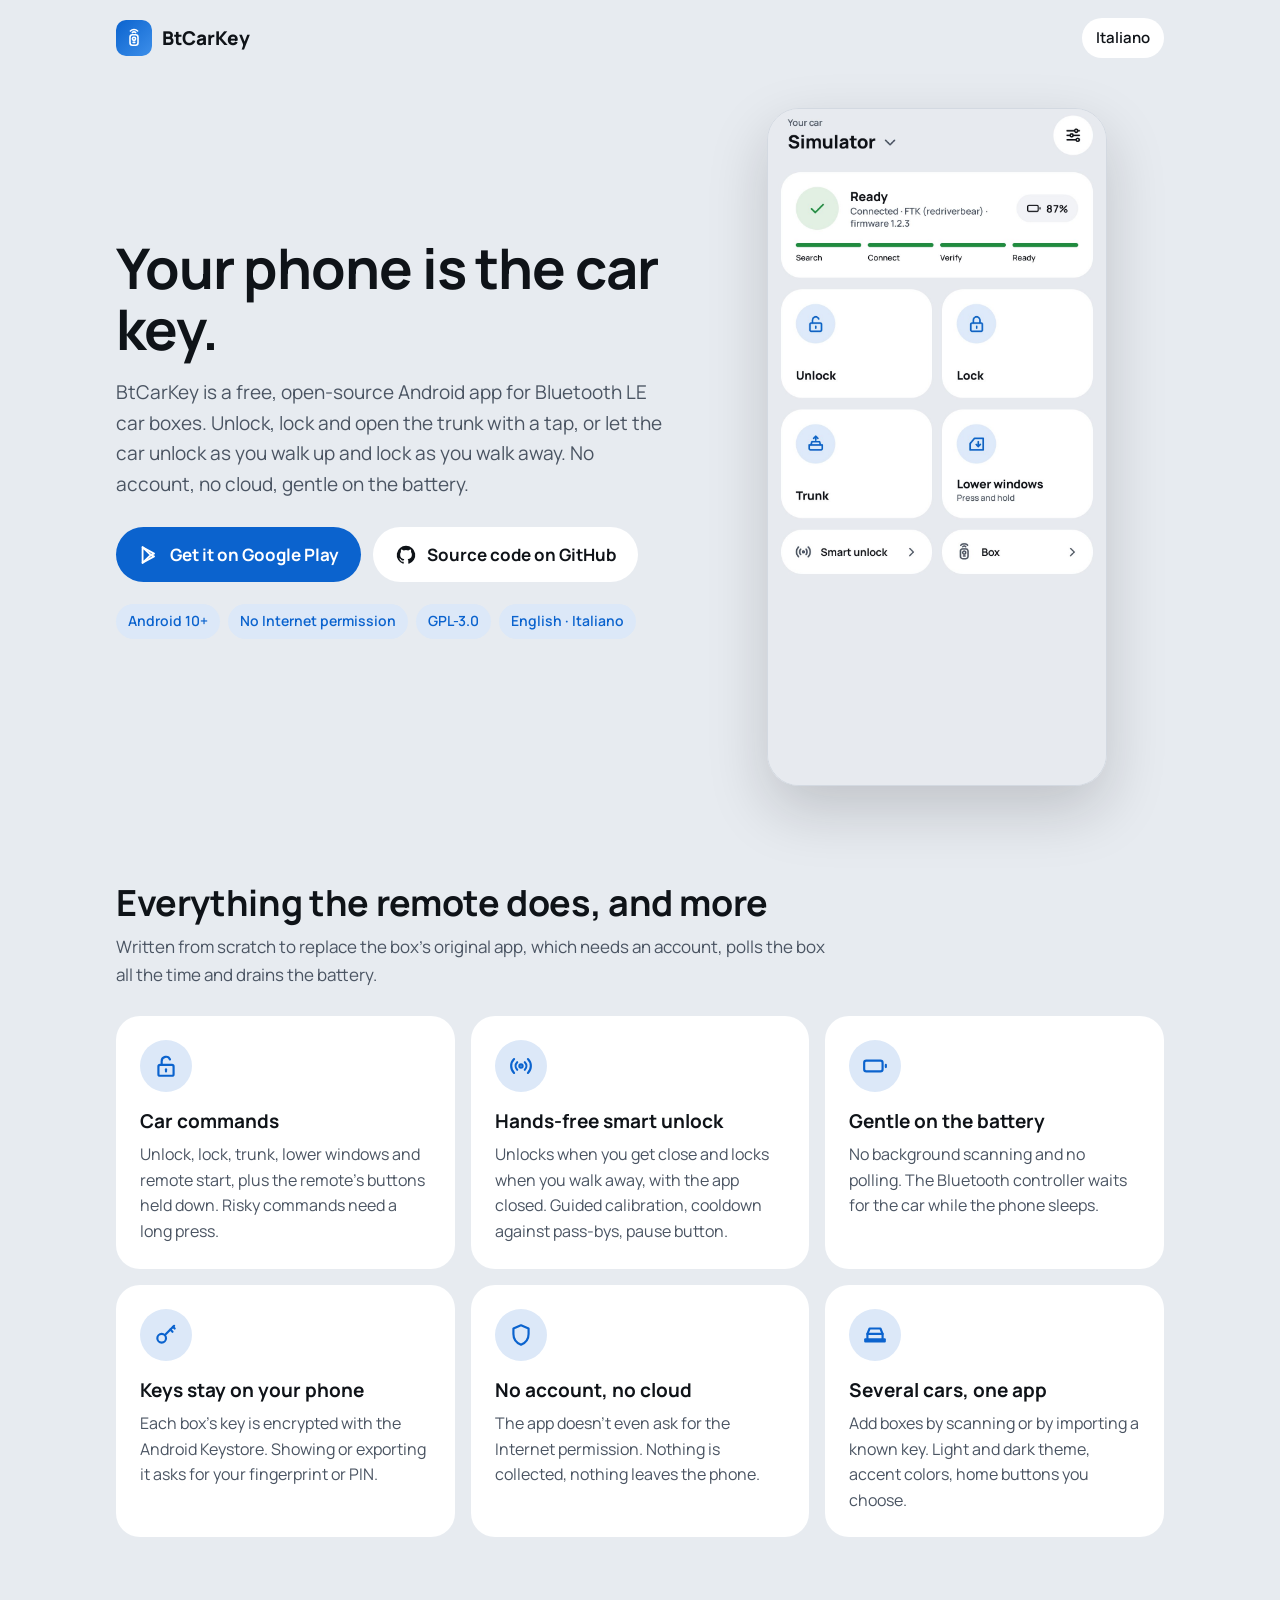
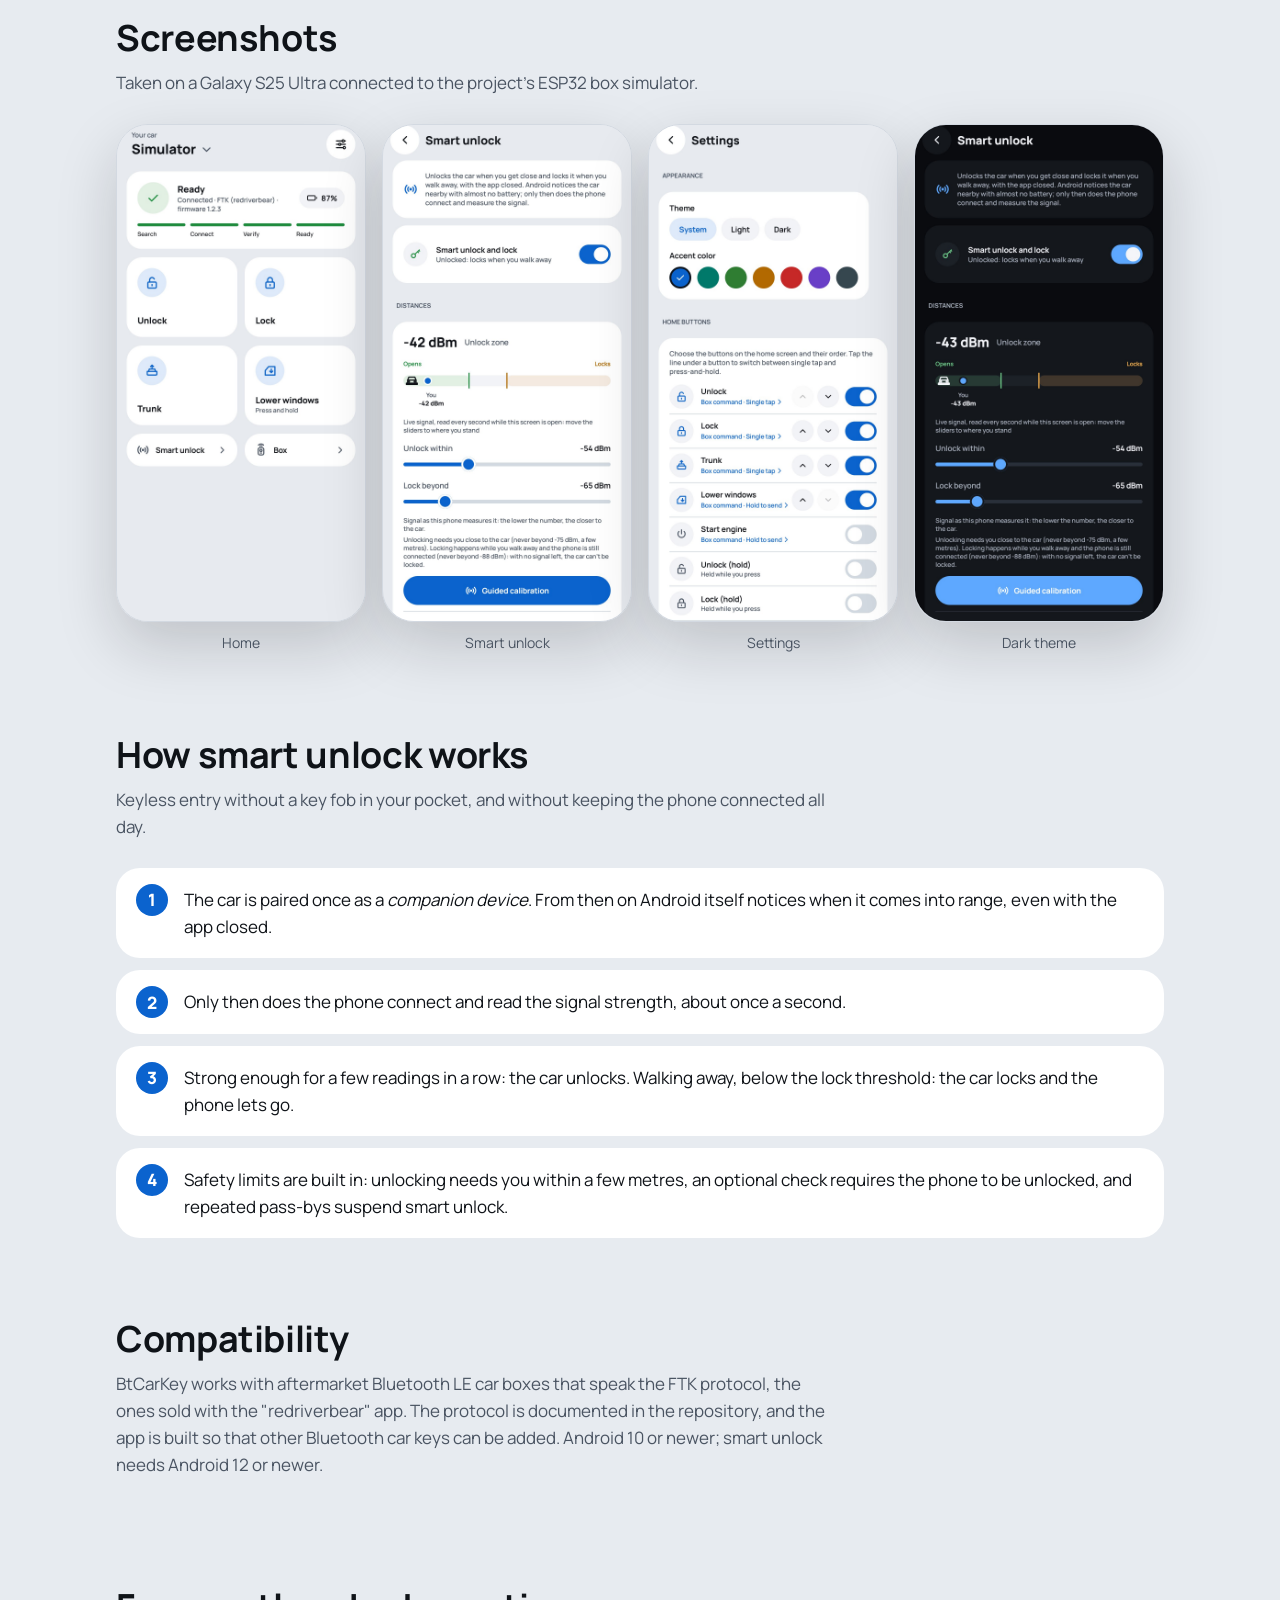
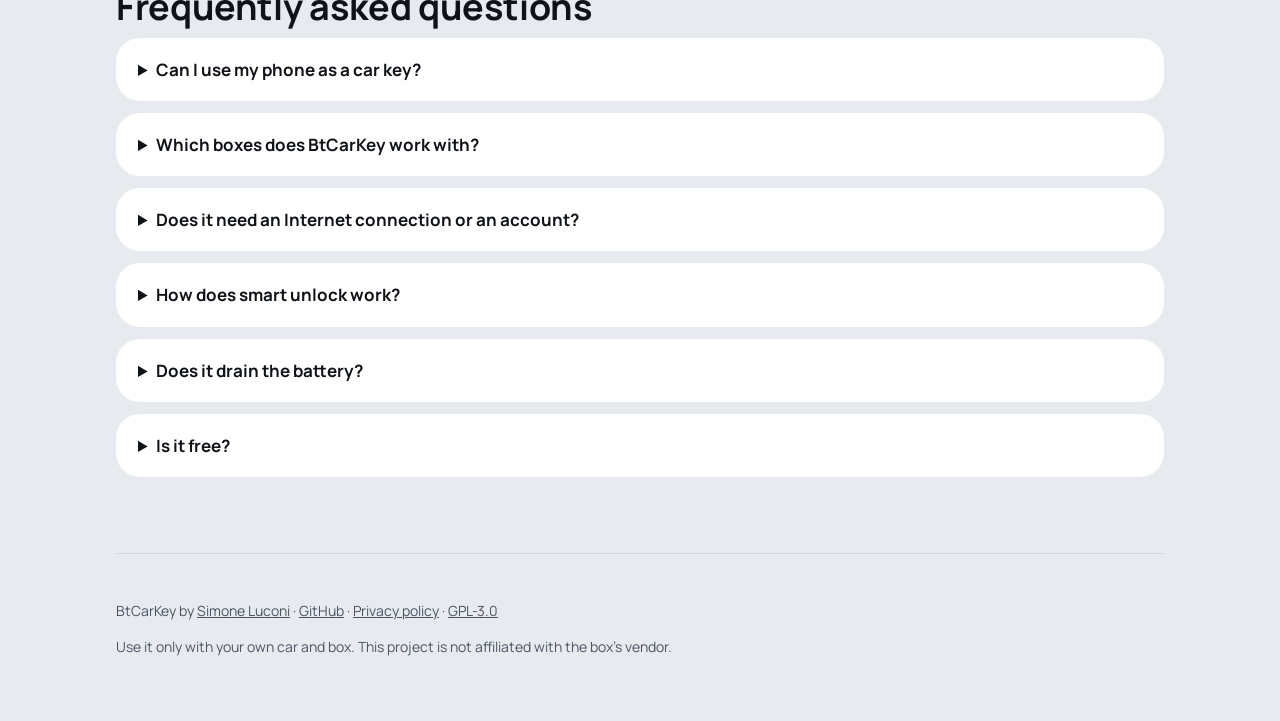
<file: docs/index.html>
<!doctype html>
<html lang="en">
<head>
  <meta charset="utf-8">
  <meta name="viewport" content="width=device-width, initial-scale=1">
  <title>BtCarKey – Your phone as a Bluetooth car key (Android, open source)</title>
  <meta name="description" content="Free, open-source Android app that turns your phone into a Bluetooth LE car key: unlock, lock, trunk and hands-free proximity unlock. No account, no cloud, battery friendly.">
  <link rel="canonical" href="https://simoneluconi.github.io/BtCarKey/">
  <link rel="alternate" hreflang="en" href="https://simoneluconi.github.io/BtCarKey/">
  <link rel="alternate" hreflang="it" href="https://simoneluconi.github.io/BtCarKey/it/">
  <link rel="alternate" hreflang="x-default" href="https://simoneluconi.github.io/BtCarKey/">
  <meta name="theme-color" content="#0B63CE">
  <link rel="icon" href="icon.svg" type="image/svg+xml">
  <link rel="apple-touch-icon" href="icon-512.png">

  <meta property="og:type" content="website">
  <meta property="og:site_name" content="BtCarKey">
  <meta property="og:title" content="BtCarKey – Your phone as a Bluetooth car key">
  <meta property="og:description" content="Unlock, lock and open the trunk from your phone, or let the car unlock as you walk up. Open source, no account, no cloud.">
  <meta property="og:url" content="https://simoneluconi.github.io/BtCarKey/">
  <meta property="og:image" content="https://simoneluconi.github.io/BtCarKey/social-preview.png">
  <meta property="og:image:width" content="1280">
  <meta property="og:image:height" content="640">
  <meta property="og:locale" content="en_US">
  <meta property="og:locale:alternate" content="it_IT">
  <meta name="twitter:card" content="summary_large_image">

  <link rel="preconnect" href="https://fonts.googleapis.com">
  <link rel="preconnect" href="https://fonts.gstatic.com" crossorigin>
  <link href="https://fonts.googleapis.com/css2?family=Manrope:wght@400;600;700;800&display=swap" rel="stylesheet">
  <link rel="stylesheet" href="style.css">

  <script type="application/ld+json">
  {
    "@context": "https://schema.org",
    "@type": "SoftwareApplication",
    "name": "BtCarKey",
    "description": "Open-source Android app that turns the phone into a Bluetooth LE car key for aftermarket keyless car boxes: unlock, lock, trunk, remote start and hands-free proximity unlock.",
    "operatingSystem": "Android 10+",
    "applicationCategory": "UtilitiesApplication",
    "url": "https://simoneluconi.github.io/BtCarKey/",
    "downloadUrl": "https://play.google.com/store/apps/details?id=com.simoneluconi.btcarkey",
    "codeRepository": "https://github.com/simoneluconi/BtCarKey",
    "license": "https://www.gnu.org/licenses/gpl-3.0.html",
    "inLanguage": ["en", "it"],
    "image": "https://simoneluconi.github.io/BtCarKey/icon-512.png",
    "screenshot": "https://simoneluconi.github.io/BtCarKey/screenshots/home.jpg",
    "author": { "@type": "Person", "name": "Simone Luconi", "url": "https://github.com/simoneluconi" },
    "offers": { "@type": "Offer", "price": "0", "priceCurrency": "EUR" }
  }
  </script>
  <script type="application/ld+json">
  {
    "@context": "https://schema.org",
    "@type": "FAQPage",
    "mainEntity": [
      { "@type": "Question", "name": "Can I use my phone as a car key?",
        "acceptedAnswer": { "@type": "Answer", "text": "Yes, if the car has a Bluetooth LE keyless box installed. BtCarKey talks to the box directly over Bluetooth Low Energy and sends the same commands as the remote: unlock, lock, trunk, windows and remote start." } },
      { "@type": "Question", "name": "Which boxes does BtCarKey work with?",
        "acceptedAnswer": { "@type": "Answer", "text": "Today it supports the FTK protocol, used by the aftermarket car boxes sold with the \"redriverbear\" app. The app is built around a protocol interface, so other Bluetooth car keys can be added." } },
      { "@type": "Question", "name": "Does it need an Internet connection or an account?",
        "acceptedAnswer": { "@type": "Answer", "text": "No. BtCarKey does not even request the Internet permission: there is no account, no cloud and no tracking. The keys stay on the phone, encrypted with the Android Keystore." } },
      { "@type": "Question", "name": "How does smart unlock work?",
        "acceptedAnswer": { "@type": "Answer", "text": "Android notices the car in range with its own low-power scanning, even with the app closed. Only then does the phone connect and read the signal strength: it unlocks when you are close and locks when you walk away." } },
      { "@type": "Question", "name": "Does it drain the battery?",
        "acceptedAnswer": { "@type": "Answer", "text": "No. There is no background scanning and no polling. Waiting for the car is left to the Bluetooth controller, and smart unlock only works for the few minutes you are near the car." } },
      { "@type": "Question", "name": "Is it free?",
        "acceptedAnswer": { "@type": "Answer", "text": "Yes. BtCarKey is free and open source under the GNU GPL v3, with no ads." } }
    ]
  }
  </script>
</head>
<body>
  <div class="wrap">
    <header class="top">
      <a class="brand" href="./"><img src="icon.svg" alt="" width="36" height="36">BtCarKey</a>
      <a class="lang" href="it/" hreflang="it" lang="it">Italiano</a>
    </header>

    <main>
      <div class="hero">
        <div>
          <h1>Your phone is the car key.</h1>
          <p class="lead">BtCarKey is a free, open-source Android app for Bluetooth LE car boxes. Unlock, lock and open the trunk with a tap, or let the car unlock as you walk up and lock as you walk away. No account, no cloud, gentle on the battery.</p>
          <div class="ctas">
            <a class="btn primary" href="https://play.google.com/store/apps/details?id=com.simoneluconi.btcarkey">
              <svg viewBox="0 0 24 24" fill="none" stroke="currentColor" stroke-width="2" stroke-linecap="round" stroke-linejoin="round"><path d="M5 3.5v17l9-8.5z"/><path d="M5 3.5l12.5 7L14 12"/><path d="M5 20.5l12.5-7L14 12"/></svg>
              Get it on Google Play
            </a>
            <a class="btn ghost" href="https://github.com/simoneluconi/BtCarKey">
              <svg viewBox="0 0 24 24" fill="currentColor"><path d="M12 2a10 10 0 0 0-3.2 19.5c.5.1.7-.2.7-.5v-1.7c-2.8.6-3.4-1.3-3.4-1.3-.5-1.2-1.1-1.5-1.1-1.5-.9-.6.1-.6.1-.6 1 .1 1.5 1 1.5 1 .9 1.6 2.4 1.1 3 .9.1-.7.4-1.1.6-1.4-2.2-.3-4.6-1.1-4.6-5 0-1.1.4-2 1-2.7-.1-.3-.4-1.3.1-2.7 0 0 .8-.3 2.8 1a9.6 9.6 0 0 1 5 0c1.9-1.3 2.8-1 2.8-1 .5 1.4.2 2.4.1 2.7.6.7 1 1.6 1 2.7 0 3.9-2.3 4.7-4.6 5 .4.3.7.9.7 1.9V21c0 .3.2.6.7.5A10 10 0 0 0 12 2z"/></svg>
              Source code on GitHub
            </a>
          </div>
          <ul class="chips">
            <li>Android 10+</li>
            <li>No Internet permission</li>
            <li>GPL-3.0</li>
            <li>English · Italiano</li>
          </ul>
        </div>
        <div class="shot">
          <picture>
            <source srcset="screenshots/home-dark.jpg" media="(prefers-color-scheme: dark)">
            <img class="phone" src="screenshots/home.jpg" width="1080" height="2160" alt="BtCarKey home screen: connection status and the unlock, lock, trunk and windows buttons">
          </picture>
        </div>
      </div>

      <section id="features">
        <h2>Everything the remote does, and more</h2>
        <p class="sub">Written from scratch to replace the box's original app, which needs an account, polls the box all the time and drains the battery.</p>
        <div class="grid">
          <div class="card">
            <div class="icon"><svg viewBox="0 0 24 24"><path d="M6.5 11h11a1.5 1.5 0 0 1 1.5 1.5v7a1.5 1.5 0 0 1-1.5 1.5h-11A1.5 1.5 0 0 1 5 19.5v-7A1.5 1.5 0 0 1 6.5 11z"/><path d="M8 11V7.5a4 4 0 0 1 7.7-1.5"/><path d="M12 15v2"/></svg></div>
            <h3>Car commands</h3>
            <p>Unlock, lock, trunk, lower windows and remote start, plus the remote's buttons held down. Risky commands need a long press.</p>
          </div>
          <div class="card">
            <div class="icon"><svg viewBox="0 0 24 24"><circle cx="12" cy="12" r="1.5"/><path d="M8.5 15.5a5 5 0 0 1 0-7"/><path d="M15.5 8.5a5 5 0 0 1 0 7"/><path d="M5.6 18.4a9 9 0 0 1 0-12.8"/><path d="M18.4 5.6a9 9 0 0 1 0 12.8"/></svg></div>
            <h3>Hands-free smart unlock</h3>
            <p>Unlocks when you get close and locks when you walk away, with the app closed. Guided calibration, cooldown against pass-bys, pause button.</p>
          </div>
          <div class="card">
            <div class="icon"><svg viewBox="0 0 24 24"><path d="M4 7h13a2 2 0 0 1 2 2v6a2 2 0 0 1-2 2H4a2 2 0 0 1-2-2V9a2 2 0 0 1 2-2z"/><path d="M22 11v2"/></svg></div>
            <h3>Gentle on the battery</h3>
            <p>No background scanning and no polling. The Bluetooth controller waits for the car while the phone sleeps.</p>
          </div>
          <div class="card">
            <div class="icon"><svg viewBox="0 0 24 24"><circle cx="8" cy="15" r="4"/><path d="M11 12l8.5-8.5"/><path d="M16 7l2 2"/><path d="M18.5 4.5l1.5 1.5"/></svg></div>
            <h3>Keys stay on your phone</h3>
            <p>Each box's key is encrypted with the Android Keystore. Showing or exporting it asks for your fingerprint or PIN.</p>
          </div>
          <div class="card">
            <div class="icon"><svg viewBox="0 0 24 24"><path d="M12 3l7 3v5c0 5-3.5 8.5-7 10-3.5-1.5-7-5-7-10V6z"/></svg></div>
            <h3>No account, no cloud</h3>
            <p>The app doesn't even ask for the Internet permission. Nothing is collected, nothing leaves the phone.</p>
          </div>
          <div class="card">
            <div class="icon"><svg viewBox="0 0 24 24"><path d="M5 16v-5l2-5h10l2 5v5"/><path d="M3 16h18v2H3z"/><path d="M5 11h14"/></svg></div>
            <h3>Several cars, one app</h3>
            <p>Add boxes by scanning or by importing a known key. Light and dark theme, accent colors, home buttons you choose.</p>
          </div>
        </div>
      </section>

      <section id="screenshots">
        <h2>Screenshots</h2>
        <p class="sub">Taken on a Galaxy S25 Ultra connected to the project's ESP32 box simulator.</p>
        <div class="shots">
          <figure><img class="phone" src="screenshots/home.jpg" width="1080" height="2160" loading="lazy" alt="Home screen with the car connected and ready"><figcaption>Home</figcaption></figure>
          <figure><img class="phone" src="screenshots/smart-unlock.jpg" width="1080" height="2160" loading="lazy" alt="Smart unlock screen with the live signal and the unlock and lock thresholds"><figcaption>Smart unlock</figcaption></figure>
          <figure><img class="phone" src="screenshots/settings.jpg" width="1080" height="2160" loading="lazy" alt="Settings: theme, accent color and home buttons"><figcaption>Settings</figcaption></figure>
          <figure><img class="phone" src="screenshots/smart-unlock-dark.jpg" width="1080" height="2160" loading="lazy" alt="Smart unlock screen in the dark theme"><figcaption>Dark theme</figcaption></figure>
        </div>
      </section>

      <section id="smart-unlock">
        <h2>How smart unlock works</h2>
        <p class="sub">Keyless entry without a key fob in your pocket, and without keeping the phone connected all day.</p>
        <ol class="steps">
          <li>The car is paired once as a <em>companion device</em>. From then on Android itself notices when it comes into range, even with the app closed.</li>
          <li>Only then does the phone connect and read the signal strength, about once a second.</li>
          <li>Strong enough for a few readings in a row: the car unlocks. Walking away, below the lock threshold: the car locks and the phone lets go.</li>
          <li>Safety limits are built in: unlocking needs you within a few metres, an optional check requires the phone to be unlocked, and repeated pass-bys suspend smart unlock.</li>
        </ol>
      </section>

      <section id="compatibility">
        <h2>Compatibility</h2>
        <p class="sub">BtCarKey works with aftermarket Bluetooth LE car boxes that speak the FTK protocol, the ones sold with the "redriverbear" app. The protocol is documented in the repository, and the app is built so that other Bluetooth car keys can be added. Android 10 or newer; smart unlock needs Android 12 or newer.</p>
      </section>

      <section id="faq">
        <h2>Frequently asked questions</h2>
        <details><summary>Can I use my phone as a car key?</summary><p>Yes, if the car has a Bluetooth LE keyless box installed. BtCarKey talks to the box directly over Bluetooth Low Energy and sends the same commands as the remote: unlock, lock, trunk, windows and remote start.</p></details>
        <details><summary>Which boxes does BtCarKey work with?</summary><p>Today it supports the FTK protocol, used by the aftermarket car boxes sold with the "redriverbear" app. The app is built around a protocol interface, so other Bluetooth car keys can be added.</p></details>
        <details><summary>Does it need an Internet connection or an account?</summary><p>No. BtCarKey does not even request the Internet permission: there is no account, no cloud and no tracking. The keys stay on the phone, encrypted with the Android Keystore.</p></details>
        <details><summary>How does smart unlock work?</summary><p>Android notices the car in range with its own low-power scanning, even with the app closed. Only then does the phone connect and read the signal strength: it unlocks when you are close and locks when you walk away.</p></details>
        <details><summary>Does it drain the battery?</summary><p>No. There is no background scanning and no polling. Waiting for the car is left to the Bluetooth controller, and smart unlock only works for the few minutes you are near the car.</p></details>
        <details><summary>Is it free?</summary><p>Yes. BtCarKey is free and open source under the GNU GPL v3, with no ads.</p></details>
      </section>
    </main>

    <footer>
      <p>BtCarKey by <a href="https://github.com/simoneluconi">Simone Luconi</a> · <a href="https://github.com/simoneluconi/BtCarKey">GitHub</a> · <a href="privacy.html">Privacy policy</a> · <a href="https://github.com/simoneluconi/BtCarKey/blob/main/LICENSE">GPL-3.0</a></p>
      <p>Use it only with your own car and box. This project is not affiliated with the box's vendor.</p>
    </footer>
  </div>
</body>
</html>
</file>
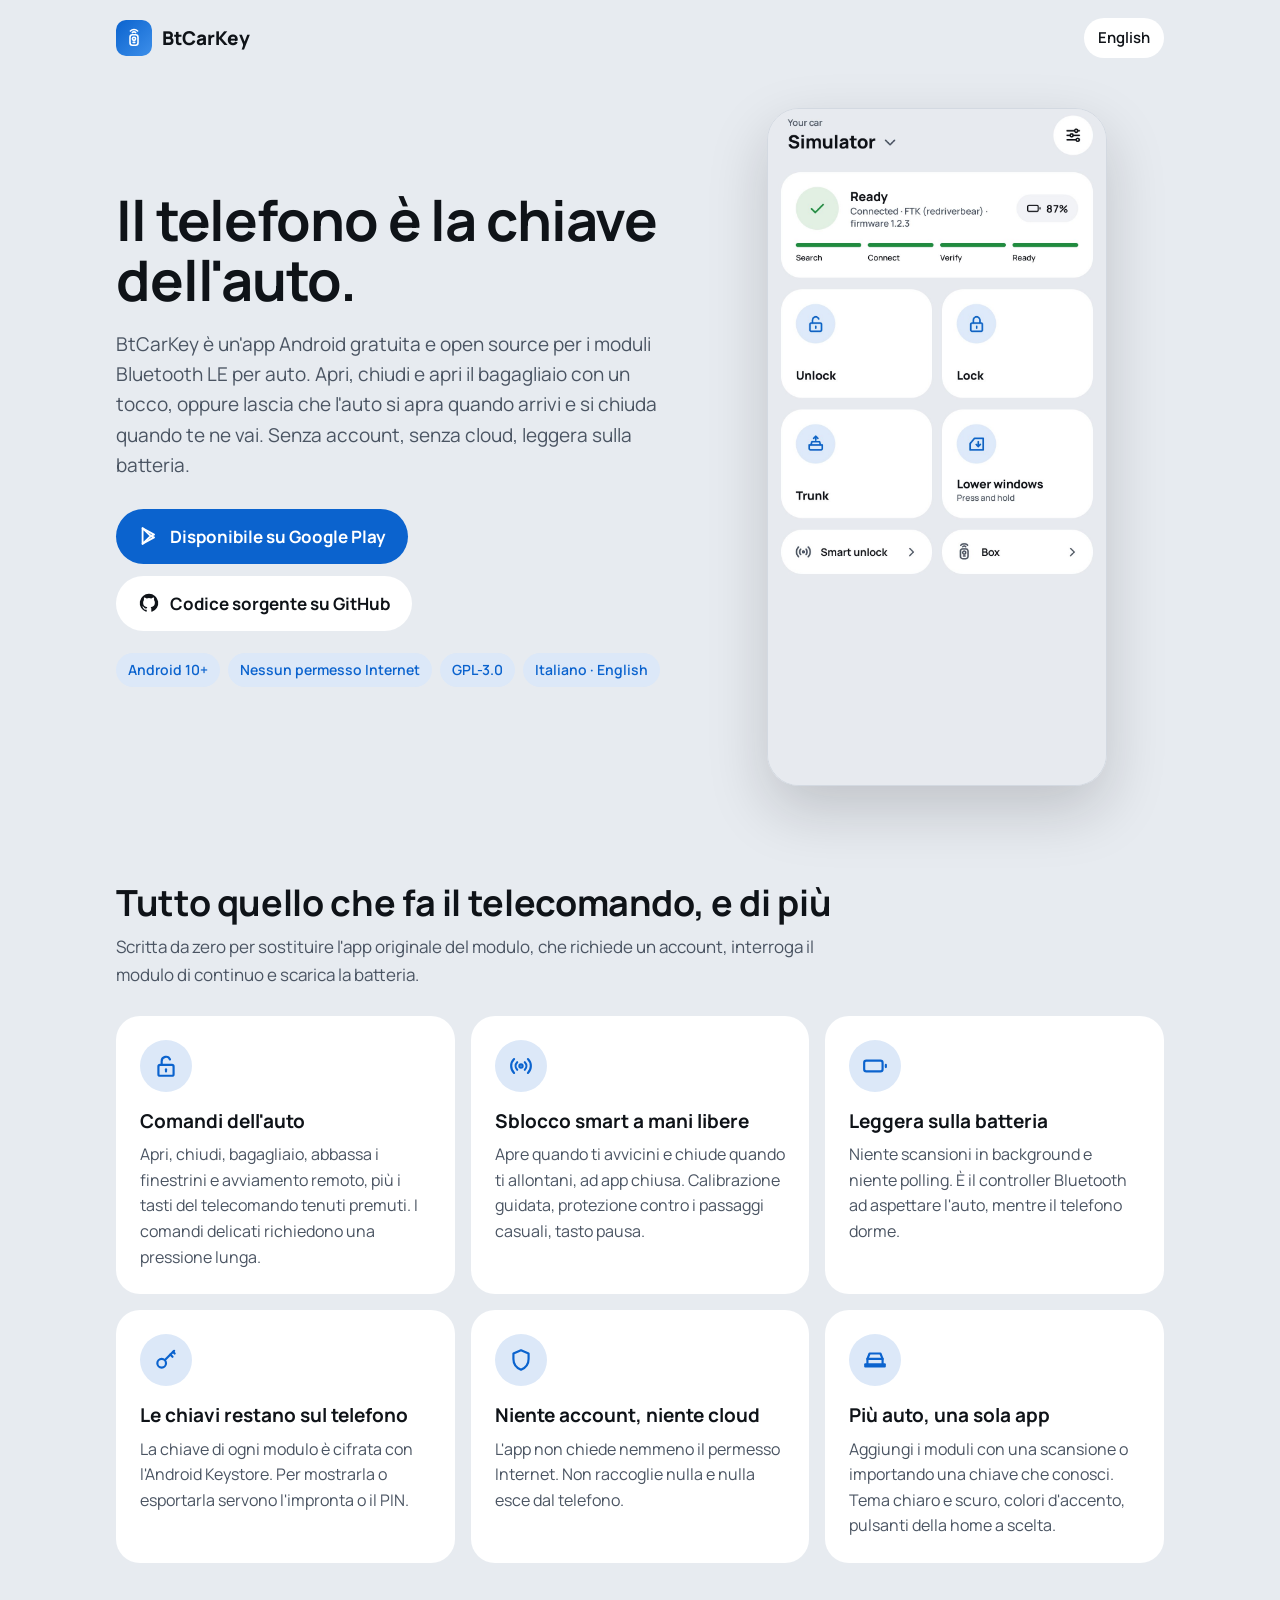
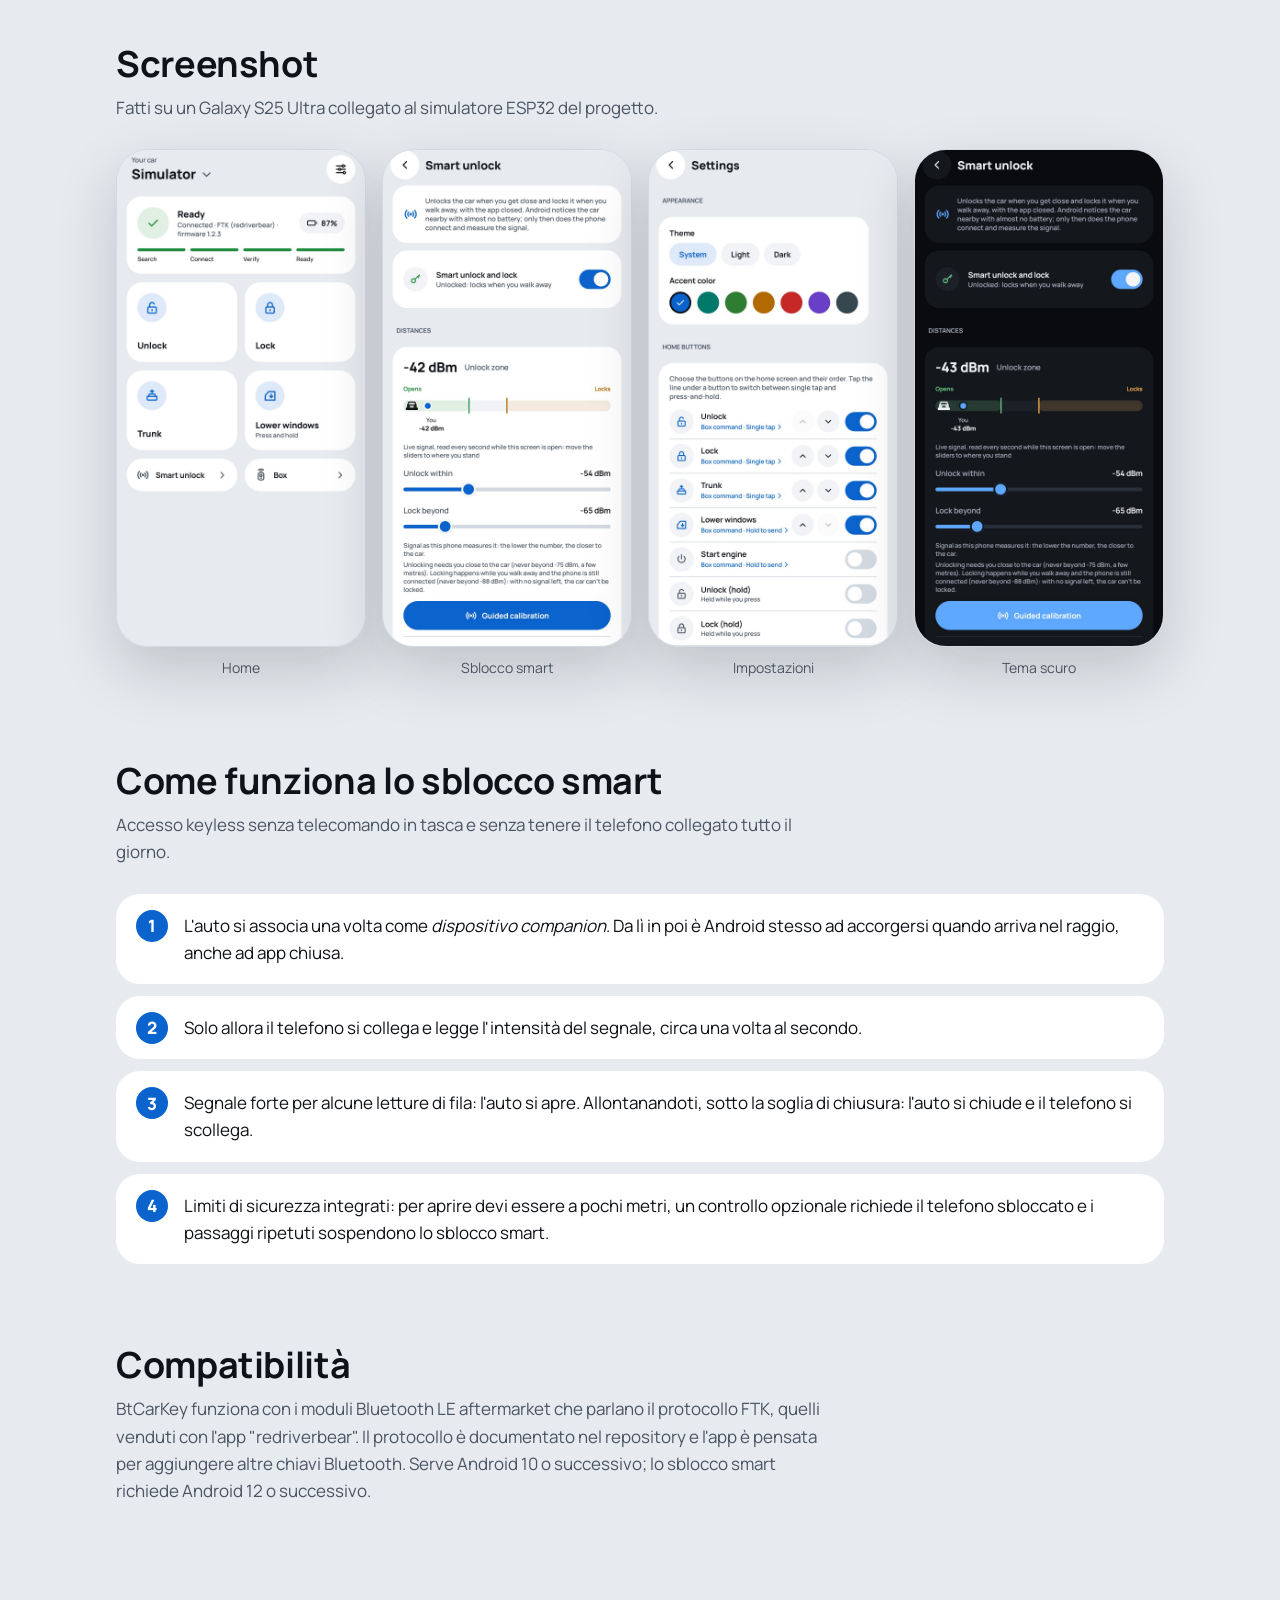
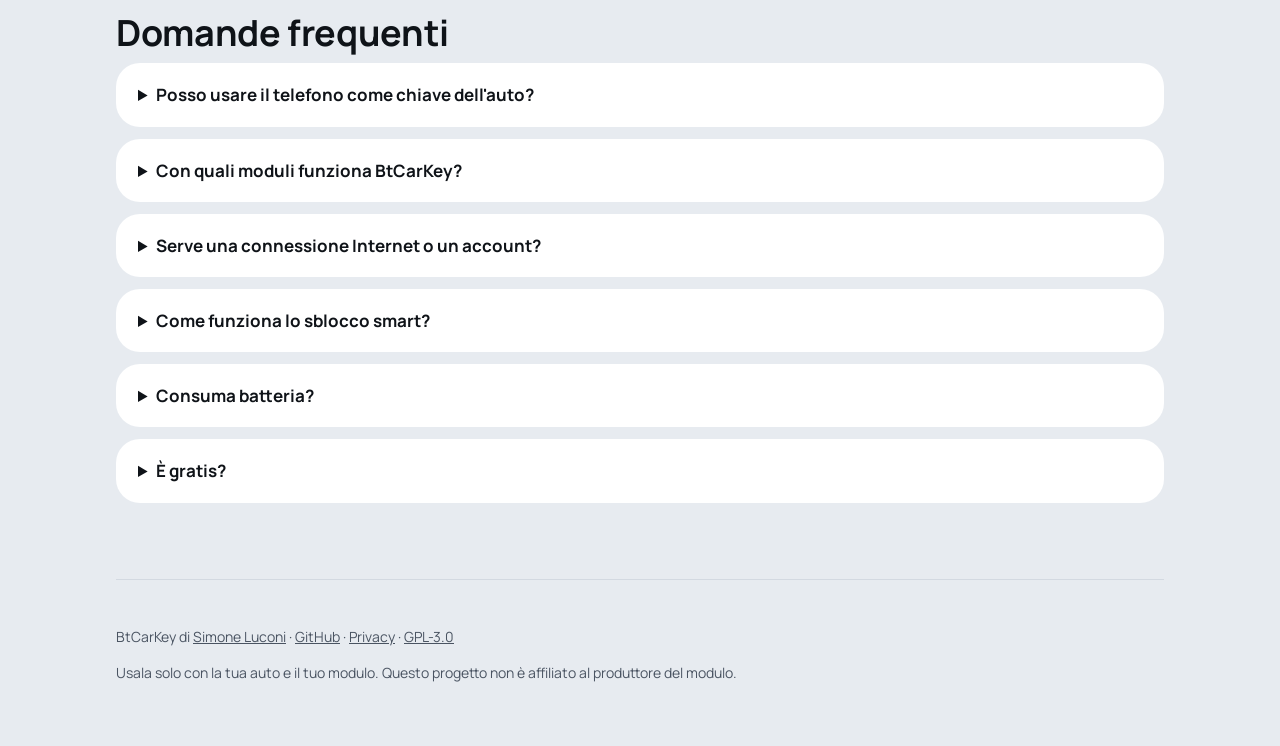
<file: docs/it/index.html>
<!doctype html>
<html lang="it">
<head>
  <meta charset="utf-8">
  <meta name="viewport" content="width=device-width, initial-scale=1">
  <title>BtCarKey – Lo smartphone come chiave Bluetooth dell'auto (Android, open source)</title>
  <meta name="description" content="App Android gratuita e open source che trasforma il telefono nella chiave Bluetooth LE dell'auto: apri, chiudi, bagagliaio e apertura automatica in avvicinamento. Senza account, senza cloud, consuma pochissima batteria.">
  <link rel="canonical" href="https://simoneluconi.github.io/BtCarKey/it/">
  <link rel="alternate" hreflang="en" href="https://simoneluconi.github.io/BtCarKey/">
  <link rel="alternate" hreflang="it" href="https://simoneluconi.github.io/BtCarKey/it/">
  <link rel="alternate" hreflang="x-default" href="https://simoneluconi.github.io/BtCarKey/">
  <meta name="theme-color" content="#0B63CE">
  <link rel="icon" href="../icon.svg" type="image/svg+xml">
  <link rel="apple-touch-icon" href="../icon-512.png">

  <meta property="og:type" content="website">
  <meta property="og:site_name" content="BtCarKey">
  <meta property="og:title" content="BtCarKey – Lo smartphone come chiave dell'auto">
  <meta property="og:description" content="Apri, chiudi e apri il bagagliaio dal telefono, oppure lascia che l'auto si apra quando ti avvicini. Open source, senza account, senza cloud.">
  <meta property="og:url" content="https://simoneluconi.github.io/BtCarKey/it/">
  <meta property="og:image" content="https://simoneluconi.github.io/BtCarKey/social-preview.png">
  <meta property="og:image:width" content="1280">
  <meta property="og:image:height" content="640">
  <meta property="og:locale" content="it_IT">
  <meta property="og:locale:alternate" content="en_US">
  <meta name="twitter:card" content="summary_large_image">

  <link rel="preconnect" href="https://fonts.googleapis.com">
  <link rel="preconnect" href="https://fonts.gstatic.com" crossorigin>
  <link href="https://fonts.googleapis.com/css2?family=Manrope:wght@400;600;700;800&display=swap" rel="stylesheet">
  <link rel="stylesheet" href="../style.css">

  <script type="application/ld+json">
  {
    "@context": "https://schema.org",
    "@type": "SoftwareApplication",
    "name": "BtCarKey",
    "description": "App Android open source che trasforma il telefono nella chiave Bluetooth LE dell'auto per i moduli keyless aftermarket: apertura, chiusura, bagagliaio, avviamento remoto e apertura automatica in avvicinamento.",
    "operatingSystem": "Android 10+",
    "applicationCategory": "UtilitiesApplication",
    "url": "https://simoneluconi.github.io/BtCarKey/it/",
    "downloadUrl": "https://play.google.com/store/apps/details?id=com.simoneluconi.btcarkey",
    "codeRepository": "https://github.com/simoneluconi/BtCarKey",
    "license": "https://www.gnu.org/licenses/gpl-3.0.html",
    "inLanguage": ["it", "en"],
    "image": "https://simoneluconi.github.io/BtCarKey/icon-512.png",
    "screenshot": "https://simoneluconi.github.io/BtCarKey/screenshots/home.jpg",
    "author": { "@type": "Person", "name": "Simone Luconi", "url": "https://github.com/simoneluconi" },
    "offers": { "@type": "Offer", "price": "0", "priceCurrency": "EUR" }
  }
  </script>
  <script type="application/ld+json">
  {
    "@context": "https://schema.org",
    "@type": "FAQPage",
    "mainEntity": [
      { "@type": "Question", "name": "Posso usare il telefono come chiave dell'auto?",
        "acceptedAnswer": { "@type": "Answer", "text": "Sì, se sull'auto è installato un modulo keyless Bluetooth LE. BtCarKey parla direttamente con il modulo via Bluetooth Low Energy e manda gli stessi comandi del telecomando: apertura, chiusura, bagagliaio, finestrini e avviamento remoto." } },
      { "@type": "Question", "name": "Con quali moduli funziona BtCarKey?",
        "acceptedAnswer": { "@type": "Answer", "text": "Oggi supporta il protocollo FTK, usato dai moduli aftermarket venduti con l'app \"redriverbear\". L'app è costruita attorno a un'interfaccia di protocollo, quindi si possono aggiungere altre chiavi Bluetooth." } },
      { "@type": "Question", "name": "Serve una connessione Internet o un account?",
        "acceptedAnswer": { "@type": "Answer", "text": "No. BtCarKey non chiede nemmeno il permesso Internet: niente account, niente cloud, niente tracciamento. Le chiavi restano sul telefono, cifrate con l'Android Keystore." } },
      { "@type": "Question", "name": "Come funziona lo sblocco smart?",
        "acceptedAnswer": { "@type": "Answer", "text": "Android si accorge dell'auto nelle vicinanze con la sua scansione a basso consumo, anche ad app chiusa. Solo allora il telefono si collega e misura il segnale: apre quando sei vicino e chiude quando ti allontani." } },
      { "@type": "Question", "name": "Consuma batteria?",
        "acceptedAnswer": { "@type": "Answer", "text": "No. Niente scansioni in background e niente polling. L'attesa dell'auto è affidata al controller Bluetooth, e lo sblocco smart lavora solo nei pochi minuti in cui sei vicino all'auto." } },
      { "@type": "Question", "name": "È gratis?",
        "acceptedAnswer": { "@type": "Answer", "text": "Sì. BtCarKey è gratuita e open source con licenza GNU GPL v3, senza pubblicità." } }
    ]
  }
  </script>
</head>
<body>
  <div class="wrap">
    <header class="top">
      <a class="brand" href="./"><img src="../icon.svg" alt="" width="36" height="36">BtCarKey</a>
      <a class="lang" href="../" hreflang="en" lang="en">English</a>
    </header>

    <main>
      <div class="hero">
        <div>
          <h1>Il telefono è la chiave dell'auto.</h1>
          <p class="lead">BtCarKey è un'app Android gratuita e open source per i moduli Bluetooth LE per auto. Apri, chiudi e apri il bagagliaio con un tocco, oppure lascia che l'auto si apra quando arrivi e si chiuda quando te ne vai. Senza account, senza cloud, leggera sulla batteria.</p>
          <div class="ctas">
            <a class="btn primary" href="https://play.google.com/store/apps/details?id=com.simoneluconi.btcarkey&amp;hl=it">
              <svg viewBox="0 0 24 24" fill="none" stroke="currentColor" stroke-width="2" stroke-linecap="round" stroke-linejoin="round"><path d="M5 3.5v17l9-8.5z"/><path d="M5 3.5l12.5 7L14 12"/><path d="M5 20.5l12.5-7L14 12"/></svg>
              Disponibile su Google Play
            </a>
            <a class="btn ghost" href="https://github.com/simoneluconi/BtCarKey">
              <svg viewBox="0 0 24 24" fill="currentColor"><path d="M12 2a10 10 0 0 0-3.2 19.5c.5.1.7-.2.7-.5v-1.7c-2.8.6-3.4-1.3-3.4-1.3-.5-1.2-1.1-1.5-1.1-1.5-.9-.6.1-.6.1-.6 1 .1 1.5 1 1.5 1 .9 1.6 2.4 1.1 3 .9.1-.7.4-1.1.6-1.4-2.2-.3-4.6-1.1-4.6-5 0-1.1.4-2 1-2.7-.1-.3-.4-1.3.1-2.7 0 0 .8-.3 2.8 1a9.6 9.6 0 0 1 5 0c1.9-1.3 2.8-1 2.8-1 .5 1.4.2 2.4.1 2.7.6.7 1 1.6 1 2.7 0 3.9-2.3 4.7-4.6 5 .4.3.7.9.7 1.9V21c0 .3.2.6.7.5A10 10 0 0 0 12 2z"/></svg>
              Codice sorgente su GitHub
            </a>
          </div>
          <ul class="chips">
            <li>Android 10+</li>
            <li>Nessun permesso Internet</li>
            <li>GPL-3.0</li>
            <li>Italiano · English</li>
          </ul>
        </div>
        <div class="shot">
          <picture>
            <source srcset="../screenshots/home-dark.jpg" media="(prefers-color-scheme: dark)">
            <img class="phone" src="../screenshots/home.jpg" width="1080" height="2160" alt="Schermata principale di BtCarKey: stato della connessione e pulsanti apri, chiudi, bagagliaio e finestrini">
          </picture>
        </div>
      </div>

      <section id="funzioni">
        <h2>Tutto quello che fa il telecomando, e di più</h2>
        <p class="sub">Scritta da zero per sostituire l'app originale del modulo, che richiede un account, interroga il modulo di continuo e scarica la batteria.</p>
        <div class="grid">
          <div class="card">
            <div class="icon"><svg viewBox="0 0 24 24"><path d="M6.5 11h11a1.5 1.5 0 0 1 1.5 1.5v7a1.5 1.5 0 0 1-1.5 1.5h-11A1.5 1.5 0 0 1 5 19.5v-7A1.5 1.5 0 0 1 6.5 11z"/><path d="M8 11V7.5a4 4 0 0 1 7.7-1.5"/><path d="M12 15v2"/></svg></div>
            <h3>Comandi dell'auto</h3>
            <p>Apri, chiudi, bagagliaio, abbassa i finestrini e avviamento remoto, più i tasti del telecomando tenuti premuti. I comandi delicati richiedono una pressione lunga.</p>
          </div>
          <div class="card">
            <div class="icon"><svg viewBox="0 0 24 24"><circle cx="12" cy="12" r="1.5"/><path d="M8.5 15.5a5 5 0 0 1 0-7"/><path d="M15.5 8.5a5 5 0 0 1 0 7"/><path d="M5.6 18.4a9 9 0 0 1 0-12.8"/><path d="M18.4 5.6a9 9 0 0 1 0 12.8"/></svg></div>
            <h3>Sblocco smart a mani libere</h3>
            <p>Apre quando ti avvicini e chiude quando ti allontani, ad app chiusa. Calibrazione guidata, protezione contro i passaggi casuali, tasto pausa.</p>
          </div>
          <div class="card">
            <div class="icon"><svg viewBox="0 0 24 24"><path d="M4 7h13a2 2 0 0 1 2 2v6a2 2 0 0 1-2 2H4a2 2 0 0 1-2-2V9a2 2 0 0 1 2-2z"/><path d="M22 11v2"/></svg></div>
            <h3>Leggera sulla batteria</h3>
            <p>Niente scansioni in background e niente polling. È il controller Bluetooth ad aspettare l'auto, mentre il telefono dorme.</p>
          </div>
          <div class="card">
            <div class="icon"><svg viewBox="0 0 24 24"><circle cx="8" cy="15" r="4"/><path d="M11 12l8.5-8.5"/><path d="M16 7l2 2"/><path d="M18.5 4.5l1.5 1.5"/></svg></div>
            <h3>Le chiavi restano sul telefono</h3>
            <p>La chiave di ogni modulo è cifrata con l'Android Keystore. Per mostrarla o esportarla servono l'impronta o il PIN.</p>
          </div>
          <div class="card">
            <div class="icon"><svg viewBox="0 0 24 24"><path d="M12 3l7 3v5c0 5-3.5 8.5-7 10-3.5-1.5-7-5-7-10V6z"/></svg></div>
            <h3>Niente account, niente cloud</h3>
            <p>L'app non chiede nemmeno il permesso Internet. Non raccoglie nulla e nulla esce dal telefono.</p>
          </div>
          <div class="card">
            <div class="icon"><svg viewBox="0 0 24 24"><path d="M5 16v-5l2-5h10l2 5v5"/><path d="M3 16h18v2H3z"/><path d="M5 11h14"/></svg></div>
            <h3>Più auto, una sola app</h3>
            <p>Aggiungi i moduli con una scansione o importando una chiave che conosci. Tema chiaro e scuro, colori d'accento, pulsanti della home a scelta.</p>
          </div>
        </div>
      </section>

      <section id="screenshot">
        <h2>Screenshot</h2>
        <p class="sub">Fatti su un Galaxy S25 Ultra collegato al simulatore ESP32 del progetto.</p>
        <div class="shots">
          <figure><img class="phone" src="../screenshots/home.jpg" width="1080" height="2160" loading="lazy" alt="Schermata principale con l'auto collegata e pronta"><figcaption>Home</figcaption></figure>
          <figure><img class="phone" src="../screenshots/smart-unlock.jpg" width="1080" height="2160" loading="lazy" alt="Sblocco smart con il segnale in tempo reale e le soglie di apertura e chiusura"><figcaption>Sblocco smart</figcaption></figure>
          <figure><img class="phone" src="../screenshots/settings.jpg" width="1080" height="2160" loading="lazy" alt="Impostazioni: tema, colore d'accento e pulsanti della home"><figcaption>Impostazioni</figcaption></figure>
          <figure><img class="phone" src="../screenshots/smart-unlock-dark.jpg" width="1080" height="2160" loading="lazy" alt="Sblocco smart con il tema scuro"><figcaption>Tema scuro</figcaption></figure>
        </div>
      </section>

      <section id="sblocco-smart">
        <h2>Come funziona lo sblocco smart</h2>
        <p class="sub">Accesso keyless senza telecomando in tasca e senza tenere il telefono collegato tutto il giorno.</p>
        <ol class="steps">
          <li>L'auto si associa una volta come <em>dispositivo companion</em>. Da lì in poi è Android stesso ad accorgersi quando arriva nel raggio, anche ad app chiusa.</li>
          <li>Solo allora il telefono si collega e legge l'intensità del segnale, circa una volta al secondo.</li>
          <li>Segnale forte per alcune letture di fila: l'auto si apre. Allontanandoti, sotto la soglia di chiusura: l'auto si chiude e il telefono si scollega.</li>
          <li>Limiti di sicurezza integrati: per aprire devi essere a pochi metri, un controllo opzionale richiede il telefono sbloccato e i passaggi ripetuti sospendono lo sblocco smart.</li>
        </ol>
      </section>

      <section id="compatibilita">
        <h2>Compatibilità</h2>
        <p class="sub">BtCarKey funziona con i moduli Bluetooth LE aftermarket che parlano il protocollo FTK, quelli venduti con l'app "redriverbear". Il protocollo è documentato nel repository e l'app è pensata per aggiungere altre chiavi Bluetooth. Serve Android 10 o successivo; lo sblocco smart richiede Android 12 o successivo.</p>
      </section>

      <section id="faq">
        <h2>Domande frequenti</h2>
        <details><summary>Posso usare il telefono come chiave dell'auto?</summary><p>Sì, se sull'auto è installato un modulo keyless Bluetooth LE. BtCarKey parla direttamente con il modulo via Bluetooth Low Energy e manda gli stessi comandi del telecomando: apertura, chiusura, bagagliaio, finestrini e avviamento remoto.</p></details>
        <details><summary>Con quali moduli funziona BtCarKey?</summary><p>Oggi supporta il protocollo FTK, usato dai moduli aftermarket venduti con l'app "redriverbear". L'app è costruita attorno a un'interfaccia di protocollo, quindi si possono aggiungere altre chiavi Bluetooth.</p></details>
        <details><summary>Serve una connessione Internet o un account?</summary><p>No. BtCarKey non chiede nemmeno il permesso Internet: niente account, niente cloud, niente tracciamento. Le chiavi restano sul telefono, cifrate con l'Android Keystore.</p></details>
        <details><summary>Come funziona lo sblocco smart?</summary><p>Android si accorge dell'auto nelle vicinanze con la sua scansione a basso consumo, anche ad app chiusa. Solo allora il telefono si collega e misura il segnale: apre quando sei vicino e chiude quando ti allontani.</p></details>
        <details><summary>Consuma batteria?</summary><p>No. Niente scansioni in background e niente polling. L'attesa dell'auto è affidata al controller Bluetooth, e lo sblocco smart lavora solo nei pochi minuti in cui sei vicino all'auto.</p></details>
        <details><summary>È gratis?</summary><p>Sì. BtCarKey è gratuita e open source con licenza GNU GPL v3, senza pubblicità.</p></details>
      </section>
    </main>

    <footer>
      <p>BtCarKey di <a href="https://github.com/simoneluconi">Simone Luconi</a> · <a href="https://github.com/simoneluconi/BtCarKey">GitHub</a> · <a href="privacy.html">Privacy</a> · <a href="https://github.com/simoneluconi/BtCarKey/blob/main/LICENSE">GPL-3.0</a></p>
      <p>Usala solo con la tua auto e il tuo modulo. Questo progetto non è affiliato al produttore del modulo.</p>
    </footer>
  </div>
</body>
</html>
</file>
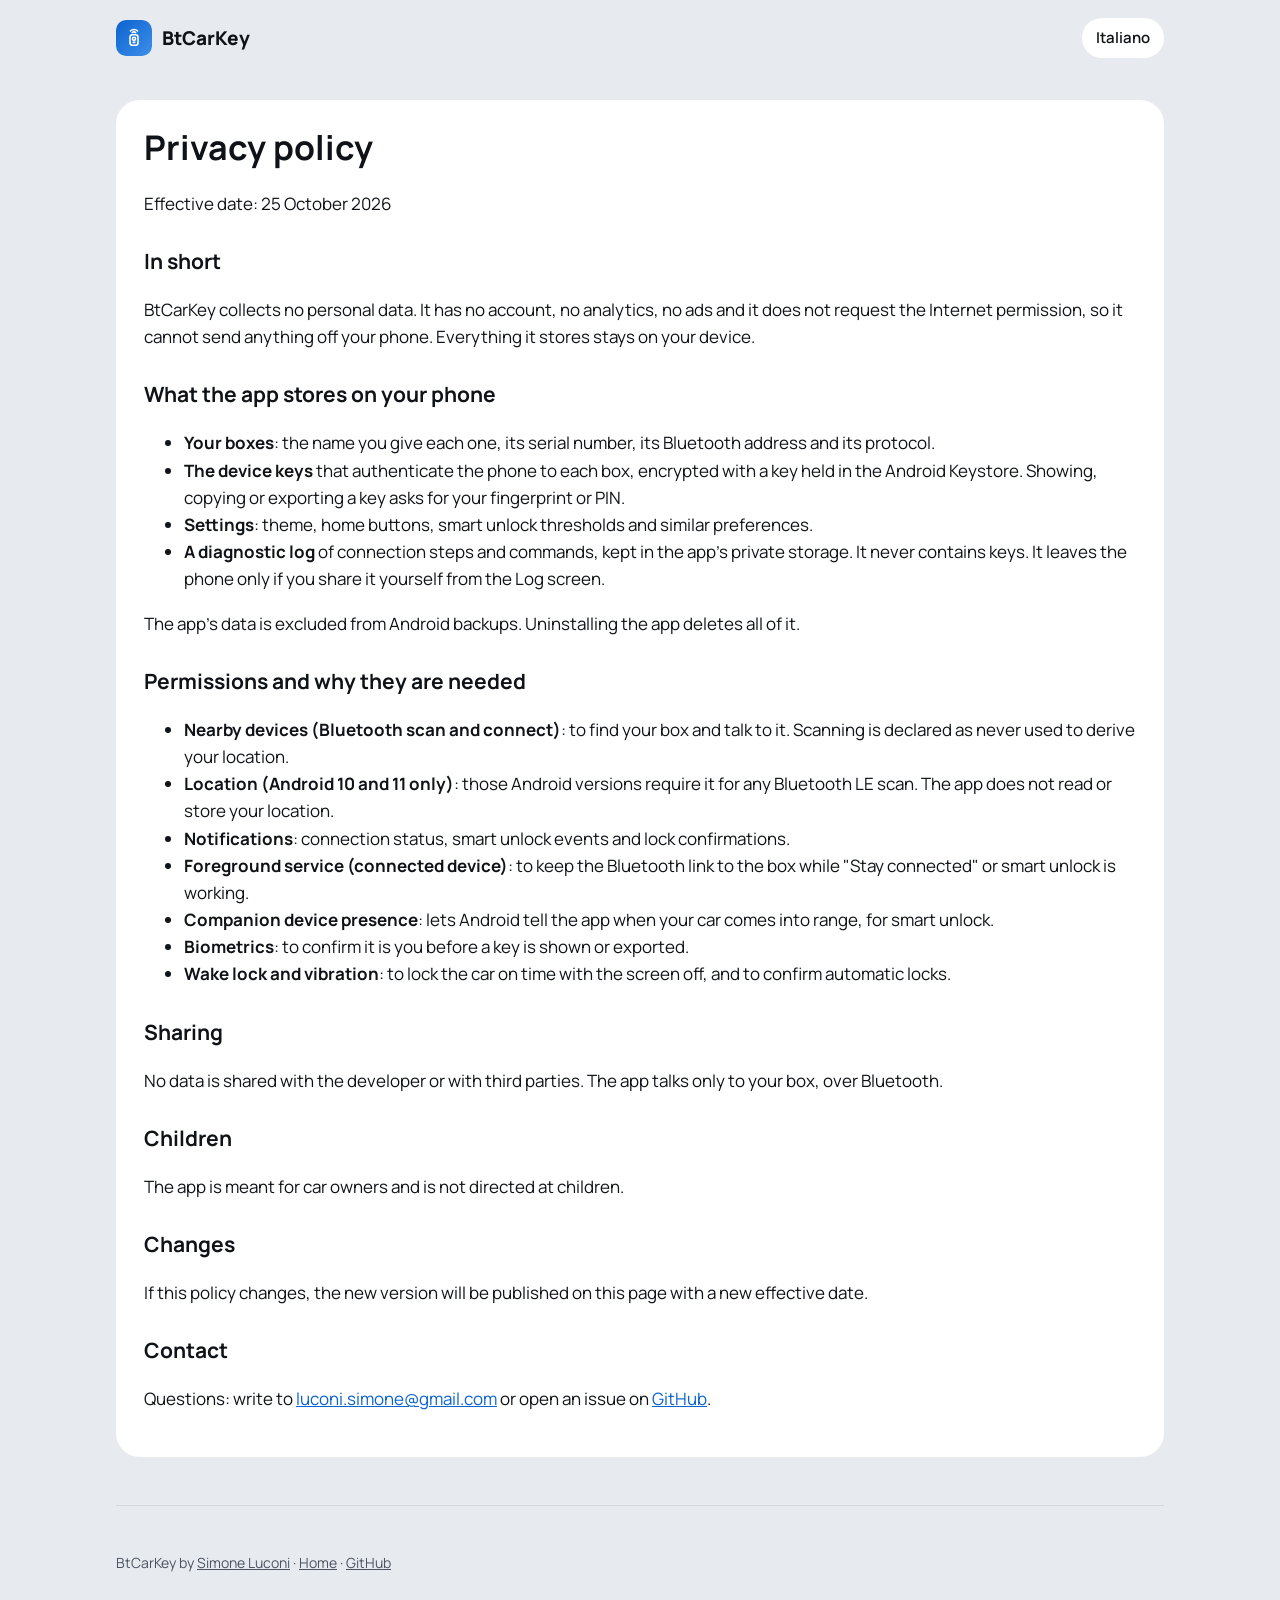
<file: docs/privacy.html>
<!doctype html>
<html lang="en">
<head>
  <meta charset="utf-8">
  <meta name="viewport" content="width=device-width, initial-scale=1">
  <title>Privacy policy – BtCarKey</title>
  <meta name="description" content="BtCarKey collects no personal data: no account, no Internet permission, everything stays on your phone.">
  <link rel="canonical" href="https://simoneluconi.github.io/BtCarKey/privacy.html">
  <link rel="alternate" hreflang="en" href="https://simoneluconi.github.io/BtCarKey/privacy.html">
  <link rel="alternate" hreflang="it" href="https://simoneluconi.github.io/BtCarKey/it/privacy.html">
  <meta name="theme-color" content="#0B63CE">
  <link rel="icon" href="icon.svg" type="image/svg+xml">
  <link rel="preconnect" href="https://fonts.googleapis.com">
  <link rel="preconnect" href="https://fonts.gstatic.com" crossorigin>
  <link href="https://fonts.googleapis.com/css2?family=Manrope:wght@400;600;700;800&display=swap" rel="stylesheet">
  <link rel="stylesheet" href="style.css">
</head>
<body>
  <div class="wrap">
    <header class="top">
      <a class="brand" href="./"><img src="icon.svg" alt="" width="36" height="36">BtCarKey</a>
      <a class="lang" href="it/privacy.html" hreflang="it" lang="it">Italiano</a>
    </header>

    <main class="doc">
      <h1>Privacy policy</h1>
      <p>Effective date: 25 October 2026</p>

      <h2>In short</h2>
      <p>BtCarKey collects no personal data. It has no account, no analytics, no ads and it does not request the Internet permission, so it cannot send anything off your phone. Everything it stores stays on your device.</p>

      <h2>What the app stores on your phone</h2>
      <ul>
        <li><strong>Your boxes</strong>: the name you give each one, its serial number, its Bluetooth address and its protocol.</li>
        <li><strong>The device keys</strong> that authenticate the phone to each box, encrypted with a key held in the Android Keystore. Showing, copying or exporting a key asks for your fingerprint or PIN.</li>
        <li><strong>Settings</strong>: theme, home buttons, smart unlock thresholds and similar preferences.</li>
        <li><strong>A diagnostic log</strong> of connection steps and commands, kept in the app's private storage. It never contains keys. It leaves the phone only if you share it yourself from the Log screen.</li>
      </ul>
      <p>The app's data is excluded from Android backups. Uninstalling the app deletes all of it.</p>

      <h2>Permissions and why they are needed</h2>
      <ul>
        <li><strong>Nearby devices (Bluetooth scan and connect)</strong>: to find your box and talk to it. Scanning is declared as never used to derive your location.</li>
        <li><strong>Location (Android 10 and 11 only)</strong>: those Android versions require it for any Bluetooth LE scan. The app does not read or store your location.</li>
        <li><strong>Notifications</strong>: connection status, smart unlock events and lock confirmations.</li>
        <li><strong>Foreground service (connected device)</strong>: to keep the Bluetooth link to the box while "Stay connected" or smart unlock is working.</li>
        <li><strong>Companion device presence</strong>: lets Android tell the app when your car comes into range, for smart unlock.</li>
        <li><strong>Biometrics</strong>: to confirm it is you before a key is shown or exported.</li>
        <li><strong>Wake lock and vibration</strong>: to lock the car on time with the screen off, and to confirm automatic locks.</li>
      </ul>

      <h2>Sharing</h2>
      <p>No data is shared with the developer or with third parties. The app talks only to your box, over Bluetooth.</p>

      <h2>Children</h2>
      <p>The app is meant for car owners and is not directed at children.</p>

      <h2>Changes</h2>
      <p>If this policy changes, the new version will be published on this page with a new effective date.</p>

      <h2>Contact</h2>
      <p>Questions: write to <a href="mailto:luconi.simone@gmail.com">luconi.simone@gmail.com</a> or open an issue on <a href="https://github.com/simoneluconi/BtCarKey/issues">GitHub</a>.</p>
    </main>

    <footer>
      <p>BtCarKey by <a href="https://github.com/simoneluconi">Simone Luconi</a> · <a href="./">Home</a> · <a href="https://github.com/simoneluconi/BtCarKey">GitHub</a></p>
    </footer>
  </div>
</body>
</html>
</file>
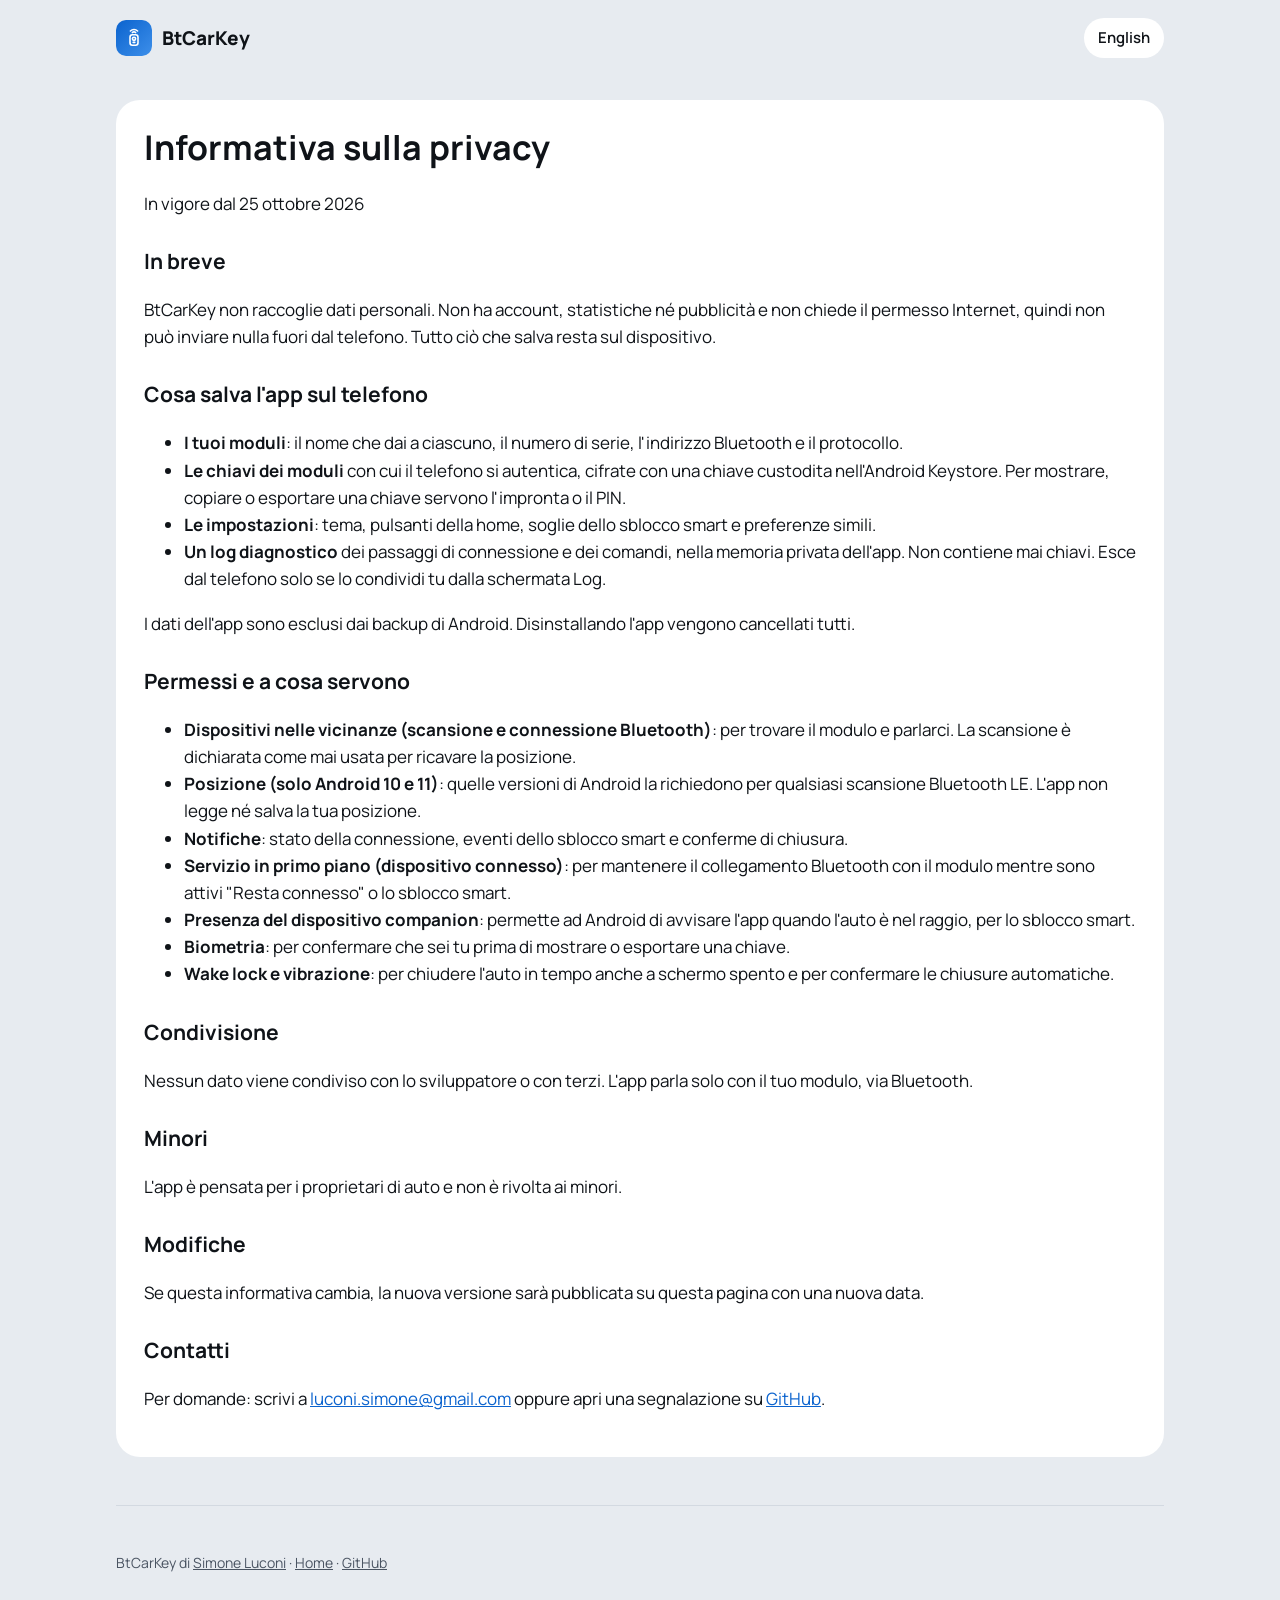
<file: docs/it/privacy.html>
<!doctype html>
<html lang="it">
<head>
  <meta charset="utf-8">
  <meta name="viewport" content="width=device-width, initial-scale=1">
  <title>Informativa sulla privacy – BtCarKey</title>
  <meta name="description" content="BtCarKey non raccoglie dati personali: niente account, nessun permesso Internet, tutto resta sul telefono.">
  <link rel="canonical" href="https://simoneluconi.github.io/BtCarKey/it/privacy.html">
  <link rel="alternate" hreflang="en" href="https://simoneluconi.github.io/BtCarKey/privacy.html">
  <link rel="alternate" hreflang="it" href="https://simoneluconi.github.io/BtCarKey/it/privacy.html">
  <meta name="theme-color" content="#0B63CE">
  <link rel="icon" href="../icon.svg" type="image/svg+xml">
  <link rel="preconnect" href="https://fonts.googleapis.com">
  <link rel="preconnect" href="https://fonts.gstatic.com" crossorigin>
  <link href="https://fonts.googleapis.com/css2?family=Manrope:wght@400;600;700;800&display=swap" rel="stylesheet">
  <link rel="stylesheet" href="../style.css">
</head>
<body>
  <div class="wrap">
    <header class="top">
      <a class="brand" href="./"><img src="../icon.svg" alt="" width="36" height="36">BtCarKey</a>
      <a class="lang" href="../privacy.html" hreflang="en" lang="en">English</a>
    </header>

    <main class="doc">
      <h1>Informativa sulla privacy</h1>
      <p>In vigore dal 25 ottobre 2026</p>

      <h2>In breve</h2>
      <p>BtCarKey non raccoglie dati personali. Non ha account, statistiche né pubblicità e non chiede il permesso Internet, quindi non può inviare nulla fuori dal telefono. Tutto ciò che salva resta sul dispositivo.</p>

      <h2>Cosa salva l'app sul telefono</h2>
      <ul>
        <li><strong>I tuoi moduli</strong>: il nome che dai a ciascuno, il numero di serie, l'indirizzo Bluetooth e il protocollo.</li>
        <li><strong>Le chiavi dei moduli</strong> con cui il telefono si autentica, cifrate con una chiave custodita nell'Android Keystore. Per mostrare, copiare o esportare una chiave servono l'impronta o il PIN.</li>
        <li><strong>Le impostazioni</strong>: tema, pulsanti della home, soglie dello sblocco smart e preferenze simili.</li>
        <li><strong>Un log diagnostico</strong> dei passaggi di connessione e dei comandi, nella memoria privata dell'app. Non contiene mai chiavi. Esce dal telefono solo se lo condividi tu dalla schermata Log.</li>
      </ul>
      <p>I dati dell'app sono esclusi dai backup di Android. Disinstallando l'app vengono cancellati tutti.</p>

      <h2>Permessi e a cosa servono</h2>
      <ul>
        <li><strong>Dispositivi nelle vicinanze (scansione e connessione Bluetooth)</strong>: per trovare il modulo e parlarci. La scansione è dichiarata come mai usata per ricavare la posizione.</li>
        <li><strong>Posizione (solo Android 10 e 11)</strong>: quelle versioni di Android la richiedono per qualsiasi scansione Bluetooth LE. L'app non legge né salva la tua posizione.</li>
        <li><strong>Notifiche</strong>: stato della connessione, eventi dello sblocco smart e conferme di chiusura.</li>
        <li><strong>Servizio in primo piano (dispositivo connesso)</strong>: per mantenere il collegamento Bluetooth con il modulo mentre sono attivi "Resta connesso" o lo sblocco smart.</li>
        <li><strong>Presenza del dispositivo companion</strong>: permette ad Android di avvisare l'app quando l'auto è nel raggio, per lo sblocco smart.</li>
        <li><strong>Biometria</strong>: per confermare che sei tu prima di mostrare o esportare una chiave.</li>
        <li><strong>Wake lock e vibrazione</strong>: per chiudere l'auto in tempo anche a schermo spento e per confermare le chiusure automatiche.</li>
      </ul>

      <h2>Condivisione</h2>
      <p>Nessun dato viene condiviso con lo sviluppatore o con terzi. L'app parla solo con il tuo modulo, via Bluetooth.</p>

      <h2>Minori</h2>
      <p>L'app è pensata per i proprietari di auto e non è rivolta ai minori.</p>

      <h2>Modifiche</h2>
      <p>Se questa informativa cambia, la nuova versione sarà pubblicata su questa pagina con una nuova data.</p>

      <h2>Contatti</h2>
      <p>Per domande: scrivi a <a href="mailto:luconi.simone@gmail.com">luconi.simone@gmail.com</a> oppure apri una segnalazione su <a href="https://github.com/simoneluconi/BtCarKey/issues">GitHub</a>.</p>
    </main>

    <footer>
      <p>BtCarKey di <a href="https://github.com/simoneluconi">Simone Luconi</a> · <a href="./">Home</a> · <a href="https://github.com/simoneluconi/BtCarKey">GitHub</a></p>
    </footer>
  </div>
</body>
</html>
</file>
<file: docs/style.css>
/* BtCarKey site: the app's own palette (ui/theme/Theme.kt), Manrope, 24 px cards, pill buttons */
:root {
  --bg: #E7EBF0;
  --surface: #FFFFFF;
  --surface2: #F1F3F6;
  --line: #D3D9E1;
  --text: #0F1318;
  --text2: #4A5462;
  --accent: #0B63CE;
  --on-accent: #FFFFFF;
  --accent-soft: #DCE8F8;
  --good: #1E8E3E;
}
@media (prefers-color-scheme: dark) {
  :root {
    --bg: #090B0E;
    --surface: #14171C;
    --surface2: #1C2128;
    --line: #2A303A;
    --text: #F3F5F8;
    --text2: #A9B1BE;
    --accent: #5EA8FF;
    --on-accent: #0F1318;
    --accent-soft: #1A2B42;
    --good: #6FD08C;
  }
}

* { box-sizing: border-box; }
html { -webkit-text-size-adjust: 100%; }
body {
  margin: 0;
  background: var(--bg);
  color: var(--text);
  font: 17px/1.6 Manrope, system-ui, -apple-system, "Segoe UI", Roboto, sans-serif;
}
a { color: var(--accent); }
img { max-width: 100%; height: auto; display: block; }
code { font-size: .92em; background: var(--surface2); padding: .1em .35em; border-radius: 6px; }

.wrap { max-width: 1080px; margin: 0 auto; padding: 0 16px; }

header.top { display: flex; align-items: center; justify-content: space-between; padding: 18px 0; gap: 12px; }
.brand { display: flex; align-items: center; gap: 10px; font-weight: 800; font-size: 19px; color: var(--text); text-decoration: none; }
.brand img { width: 36px; height: 36px; border-radius: 10px; }
.lang { font-weight: 600; font-size: 15px; text-decoration: none; padding: 8px 14px; border-radius: 999px; background: var(--surface); color: var(--text); }

.hero { display: grid; grid-template-columns: 1.1fr .9fr; gap: 40px; align-items: center; padding: 32px 0 56px; }
.hero h1 { font-size: clamp(34px, 5.4vw, 56px); line-height: 1.08; margin: 0 0 18px; letter-spacing: -.02em; }
.hero p.lead { font-size: 19px; color: var(--text2); margin: 0 0 28px; }
.hero .shot { justify-self: center; max-width: 340px; }
.phone { border-radius: 32px; box-shadow: 0 24px 60px rgba(15, 19, 24, .18); border: 1px solid var(--line); overflow: hidden; }

.ctas { display: flex; flex-wrap: wrap; gap: 12px; }
.btn { display: inline-flex; align-items: center; gap: 10px; padding: 14px 22px; border-radius: 999px; font-weight: 700; text-decoration: none; }
.btn svg { width: 22px; height: 22px; }
.btn.primary { background: var(--accent); color: var(--on-accent); }
.btn.ghost { background: var(--surface); color: var(--text); }

.chips { display: flex; flex-wrap: wrap; gap: 8px; margin-top: 22px; padding: 0; list-style: none; }
.chips li { font-size: 14px; font-weight: 600; padding: 6px 12px; border-radius: 999px; background: var(--accent-soft); color: var(--accent); }

section { padding: 40px 0; }
section > h2 { font-size: clamp(26px, 3.6vw, 36px); line-height: 1.15; margin: 0 0 10px; letter-spacing: -.01em; }
section > p.sub { color: var(--text2); margin: 0 0 28px; max-width: 720px; }

.grid { display: grid; grid-template-columns: repeat(3, 1fr); gap: 16px; }
.card { background: var(--surface); border-radius: 24px; padding: 24px; }
.card h3 { margin: 14px 0 6px; font-size: 19px; }
.card p { margin: 0; color: var(--text2); font-size: 16px; }
.icon { width: 52px; height: 52px; border-radius: 50%; background: var(--accent-soft); display: grid; place-items: center; }
.icon svg { width: 26px; height: 26px; stroke: var(--accent); fill: none; stroke-width: 2; stroke-linecap: round; stroke-linejoin: round; }

.shots { display: grid; grid-template-columns: repeat(4, 1fr); gap: 16px; }
.shots figure { margin: 0; }
.shots figcaption { text-align: center; font-size: 14px; color: var(--text2); margin-top: 10px; }

ol.steps { counter-reset: s; list-style: none; padding: 0; margin: 0; display: grid; gap: 12px; }
ol.steps li { counter-increment: s; background: var(--surface); border-radius: 24px; padding: 18px 22px 18px 68px; position: relative; }
ol.steps li::before { content: counter(s); position: absolute; left: 20px; top: 16px; width: 32px; height: 32px; border-radius: 50%; background: var(--accent); color: var(--on-accent); display: grid; place-items: center; font-weight: 800; }

details { background: var(--surface); border-radius: 24px; padding: 18px 22px; margin-bottom: 12px; }
summary { font-weight: 700; cursor: pointer; }
details p { color: var(--text2); margin: 10px 0 0; }

.doc { background: var(--surface); border-radius: 24px; padding: 28px; margin: 24px 0 48px; }
.doc h1 { margin-top: 0; line-height: 1.15; }
.doc h2 { font-size: 21px; margin-top: 28px; }

footer { padding: 32px 0 48px; color: var(--text2); font-size: 14px; border-top: 1px solid var(--line); margin-top: 24px; }
footer a { color: var(--text2); }

@media (max-width: 860px) {
  .hero { grid-template-columns: 1fr; padding-top: 8px; }
  .hero .shot { max-width: 280px; }
  .grid { grid-template-columns: 1fr; }
  .shots { grid-template-columns: repeat(2, 1fr); }
}
</file>
